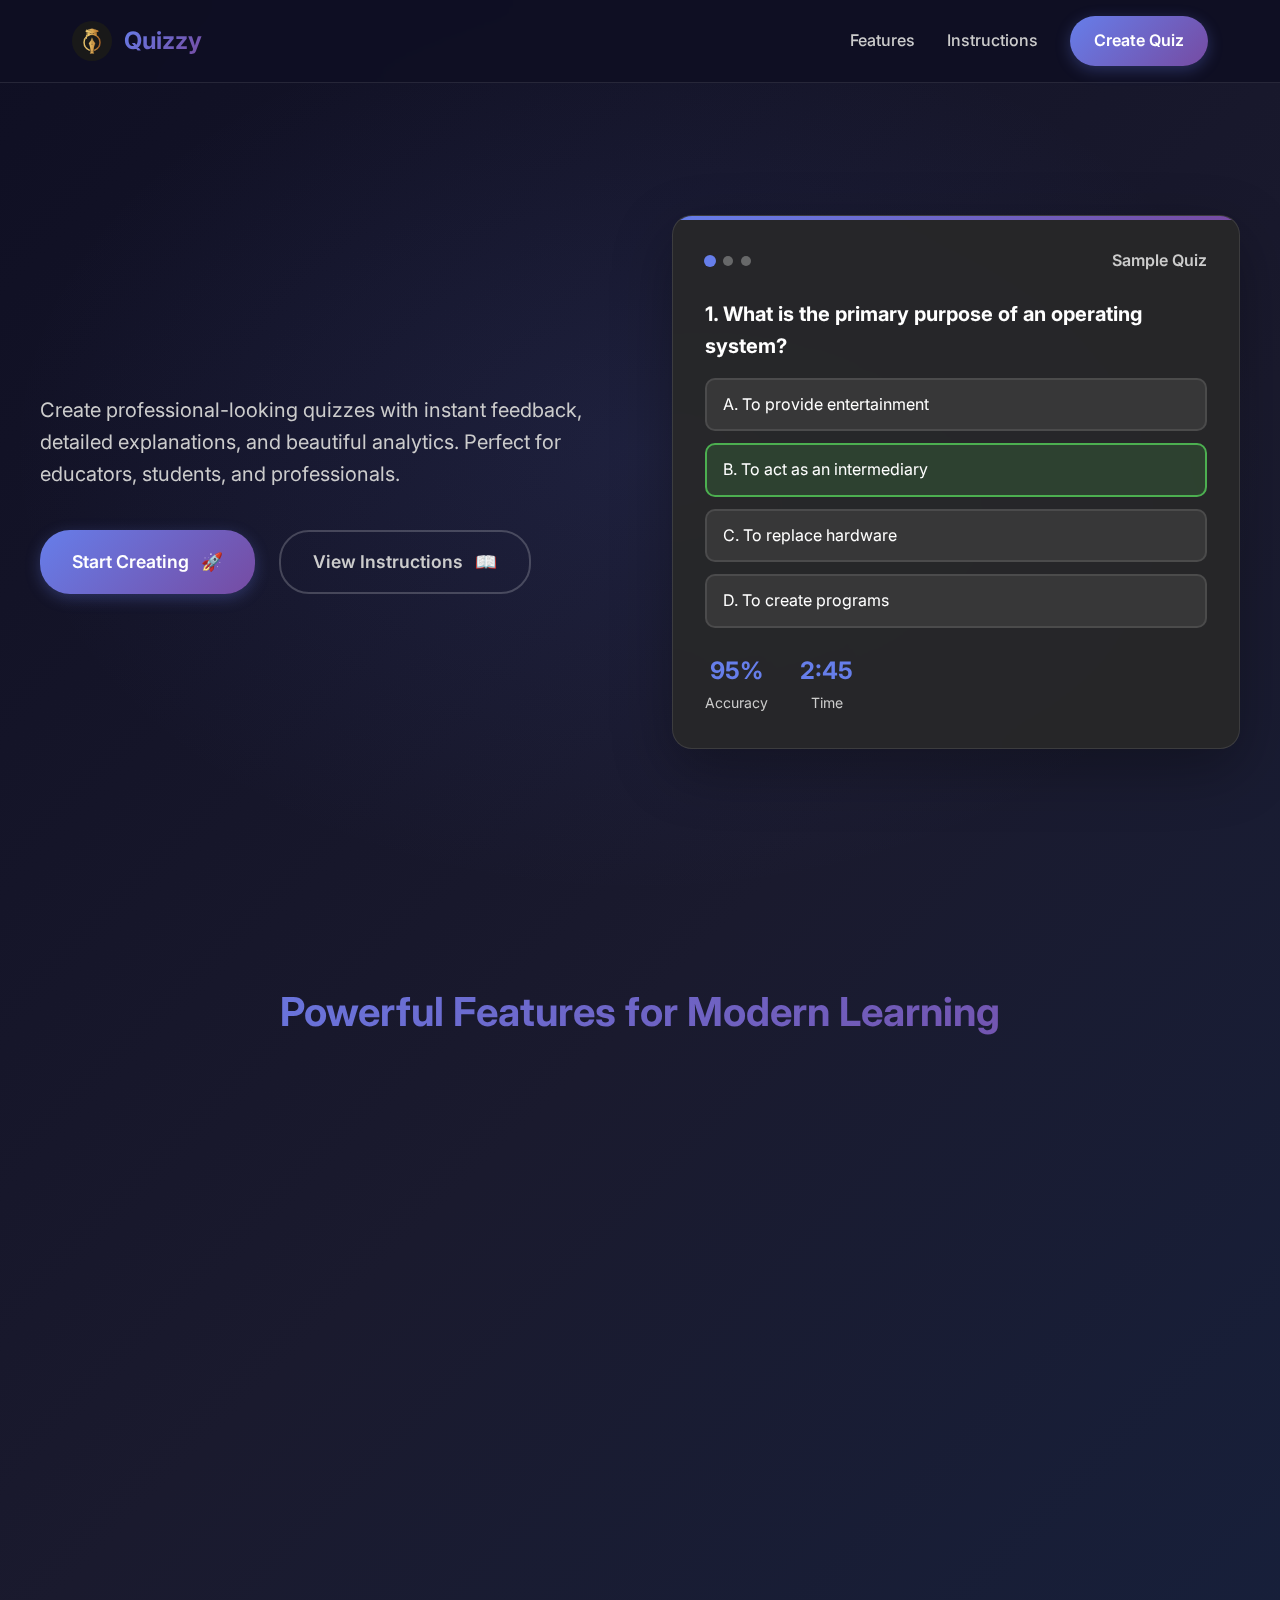
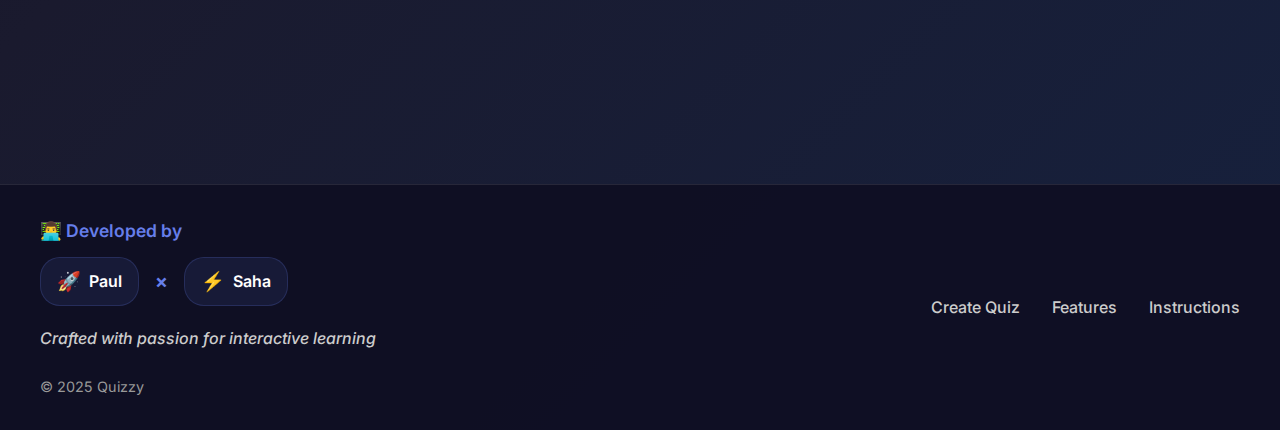
<file: index.html>
<!DOCTYPE html>
<html lang="en">
<head>
    <meta charset="UTF-8">
    <meta name="viewport" content="width=device-width, initial-scale=1.0">
    <title>Quizzy - Interactive Learning Platform</title>
    <link rel="icon" type="image/jpeg" href="logo.jpg">
    <link rel="stylesheet" href="homepage.css">
    <link href="https://fonts.googleapis.com/css2?family=Inter:wght@300;400;500;600;700;800&display=swap" rel="stylesheet">
</head>
<body>
    <div class="homepage-container">
        <!-- Navigation Header -->
        <nav class="navbar">
            <div class="nav-content">
                <div class="logo">
                    <img src="logo.jpg" alt="Quizzy Logo" class="logo-icon">
                    <span class="logo-text">Quizzy</span>
                </div>
                <div class="nav-links">
                    <a href="#features" class="nav-link">Features</a>
                    <a href="instructions.html" class="nav-link">Instructions</a>
                    <a href="quiz.html" class="nav-btn">Create Quiz</a>
                </div>
            </div>
        </nav>

        <!-- Hero Section -->
        <section class="hero">
            <div class="hero-content">
                <div class="hero-text">
                    <h1 class="hero-title">Transform Your Learning with <span class="gradient-text">Interactive Quizzes</span></h1>
                    <p class="hero-subtitle">Create professional-looking quizzes with instant feedback, detailed explanations, and beautiful analytics. Perfect for educators, students, and professionals.</p>
                    <div class="hero-buttons">
                        <a href="quiz.html" class="btn-primary">
                            <span>Start Creating</span>
                            <span class="btn-icon">🚀</span>
                        </a>
                        <a href="instructions.html" class="btn-secondary">
                            <span>View Instructions</span>
                            <span class="btn-icon">📖</span>
                        </a>
                    </div>
                </div>
                <div class="hero-visual">
                    <div class="quiz-preview">
                        <div class="preview-header">
                            <div class="preview-dots">
                                <span class="dot active"></span>
                                <span class="dot"></span>
                                <span class="dot"></span>
                            </div>
                            <span class="preview-title">Sample Quiz</span>
                        </div>
                        <div class="preview-question">
                            <h3>1. What is the primary purpose of an operating system?</h3>
                            <div class="preview-options">
                                <div class="preview-option">A. To provide entertainment</div>
                                <div class="preview-option correct">B. To act as an intermediary</div>
                                <div class="preview-option">C. To replace hardware</div>
                                <div class="preview-option">D. To create programs</div>
                            </div>
                        </div>
                        <div class="preview-stats">
                            <div class="stat">
                                <span class="stat-number">95%</span>
                                <span class="stat-label">Accuracy</span>
                            </div>
                            <div class="stat">
                                <span class="stat-number">2:45</span>
                                <span class="stat-label">Time</span>
                            </div>
                        </div>
                    </div>
                </div>
            </div>
        </section>

        <!-- Features Section -->
        <section id="features" class="features">
            <div class="section-content">
                <h2 class="section-title">Powerful Features for Modern Learning</h2>
                <div class="features-grid">
                    <div class="feature-card">
                        <div class="feature-icon">⚡</div>
                        <h3>Instant Feedback</h3>
                        <p>Get immediate visual feedback with color-coded answers and detailed explanations for better understanding.</p>
                    </div>
                    <div class="feature-card">
                        <div class="feature-icon">📊</div>
                        <h3>Beautiful Analytics</h3>
                        <p>Track your performance with interactive pie charts, accuracy rates, and comprehensive statistics.</p>
                    </div>
                    <div class="feature-card">
                        <div class="feature-icon">🎨</div>
                        <h3>Modern Design</h3>
                        <p>Enjoy a sleek, dark-themed interface with smooth animations and professional styling.</p>
                    </div>
                    <div class="feature-card">
                        <div class="feature-icon">📱</div>
                        <h3>Responsive</h3>
                        <p>Works perfectly on all devices - desktop, tablet, and mobile with optimized layouts.</p>
                    </div>
                    <div class="feature-card">
                        <div class="feature-icon">🔄</div>
                        <h3>Flexible Navigation</h3>
                        <p>Jump between questions easily with navigation dots and progress tracking.</p>
                    </div>
                    <div class="feature-card">
                        <div class="feature-icon">💡</div>
                        <h3>Detailed Explanations</h3>
                        <p>Learn from comprehensive explanations that help you understand the concepts better.</p>
                    </div>
                </div>
            </div>
        </section>


        <!-- Footer -->
        <footer class="footer">
            <div class="footer-content">
                <div class="developer-section">
                    <div class="developer-info">
                        <h3 class="developer-title">👨‍💻 Developed by</h3>
                        <div class="developers">
                            <div class="developer">
                                <span class="developer-icon">🚀</span>
                                <span class="developer-name">Paul</span>
                            </div>
                            <div class="developer-separator">×</div>
                            <div class="developer">
                                <span class="developer-icon">⚡</span>
                                <span class="developer-name">Saha</span>
                            </div>
                        </div>
                        <div class="love-message">
                            <span class="message-text">Crafted with passion for interactive learning</span>
                        </div>
                        <div class="footer-year">© 2025 Quizzy</div>
                    </div>
                </div>
                <div class="footer-links">
                    <a href="quiz.html" class="footer-link">Create Quiz</a>
                    <a href="#features" class="footer-link">Features</a>
                    <a href="instructions.html" class="footer-link">Instructions</a>
                </div>
            </div>
        </footer>
    </div>

    <script src="homepage.js"></script>
</body>
</html>
</file>
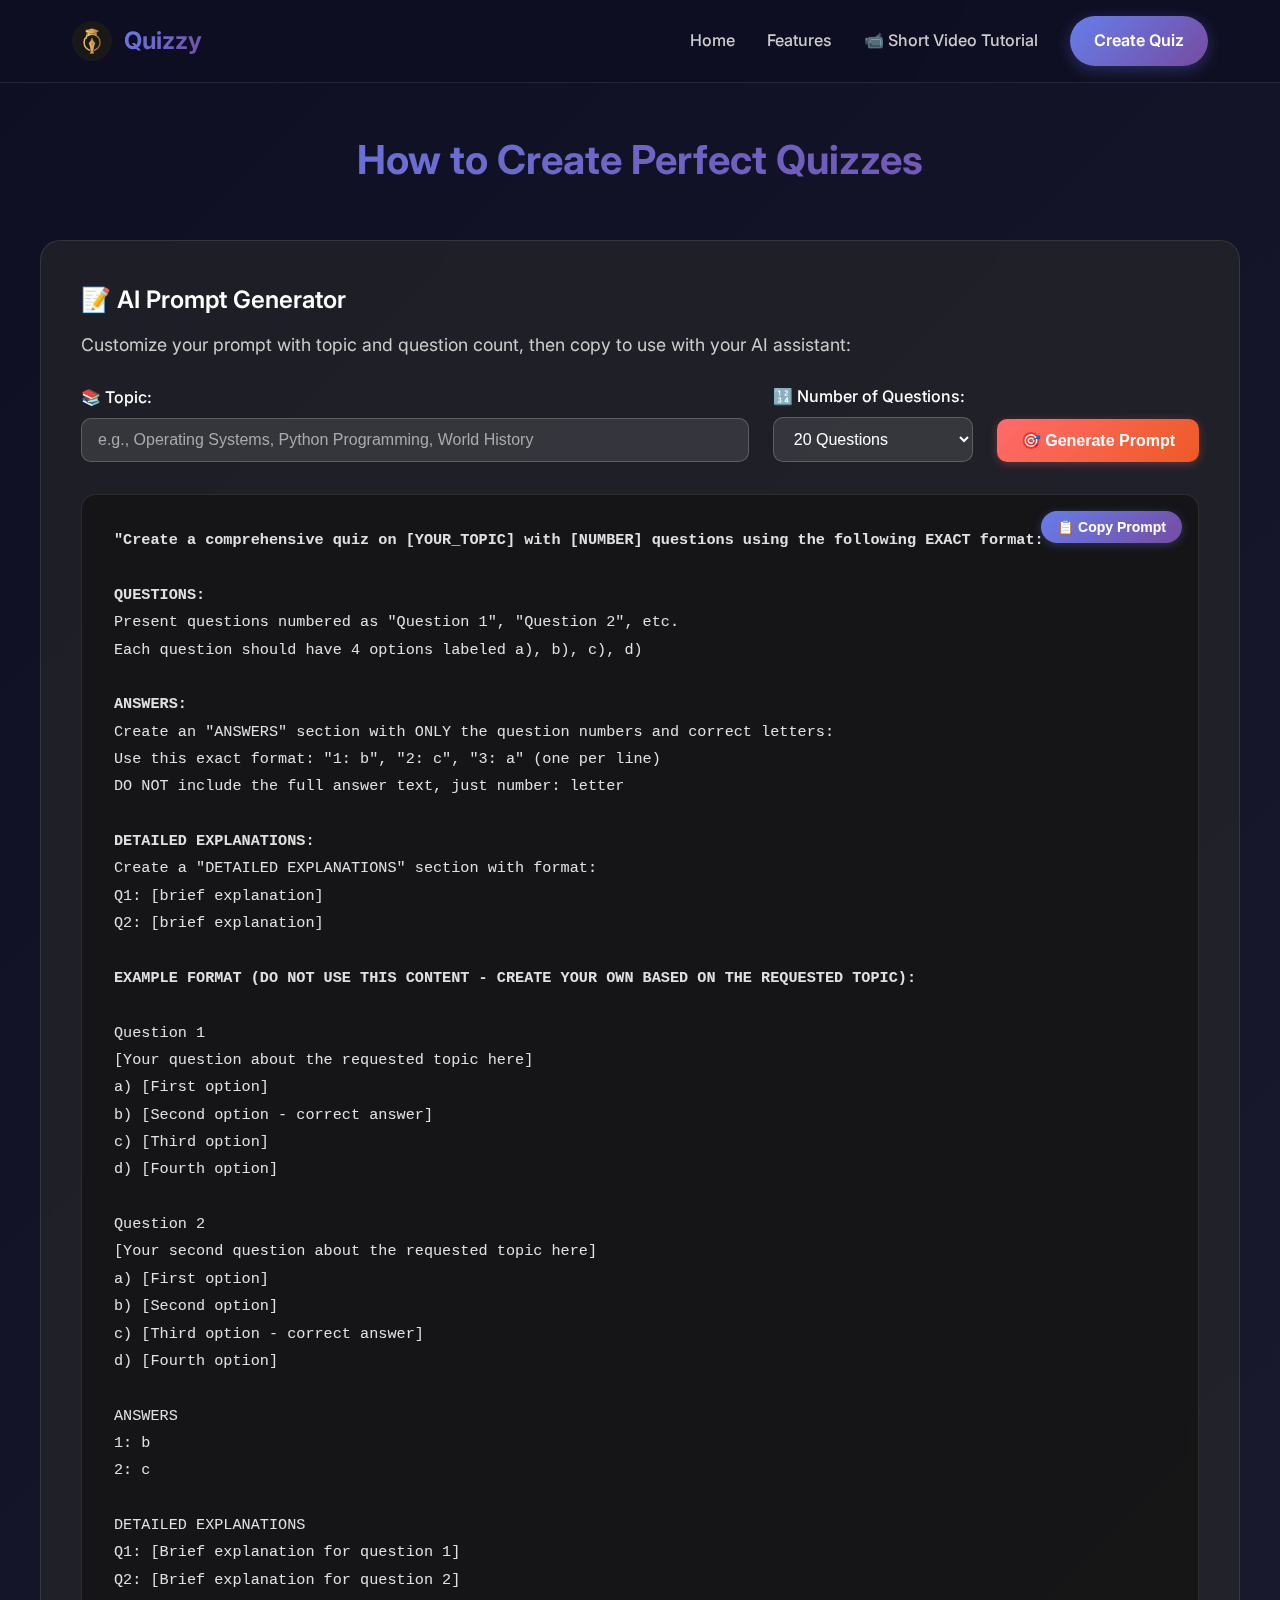
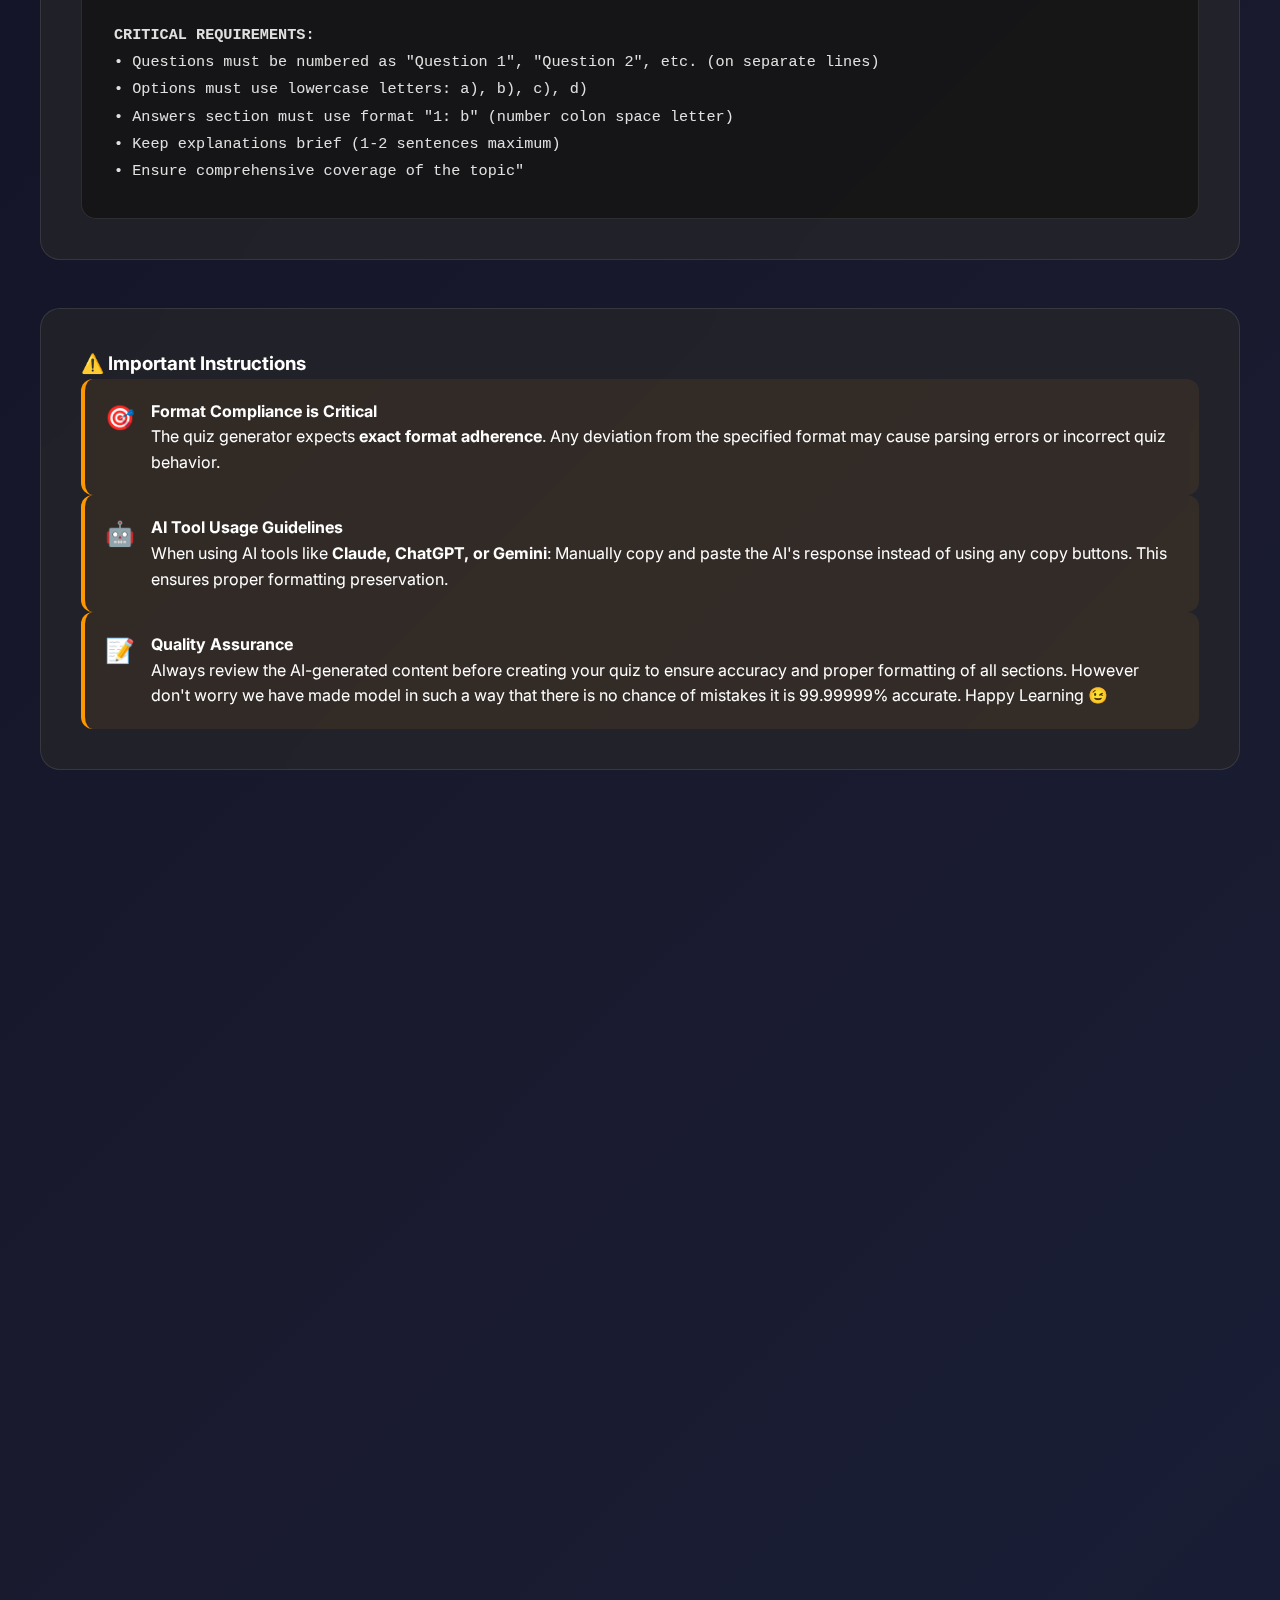
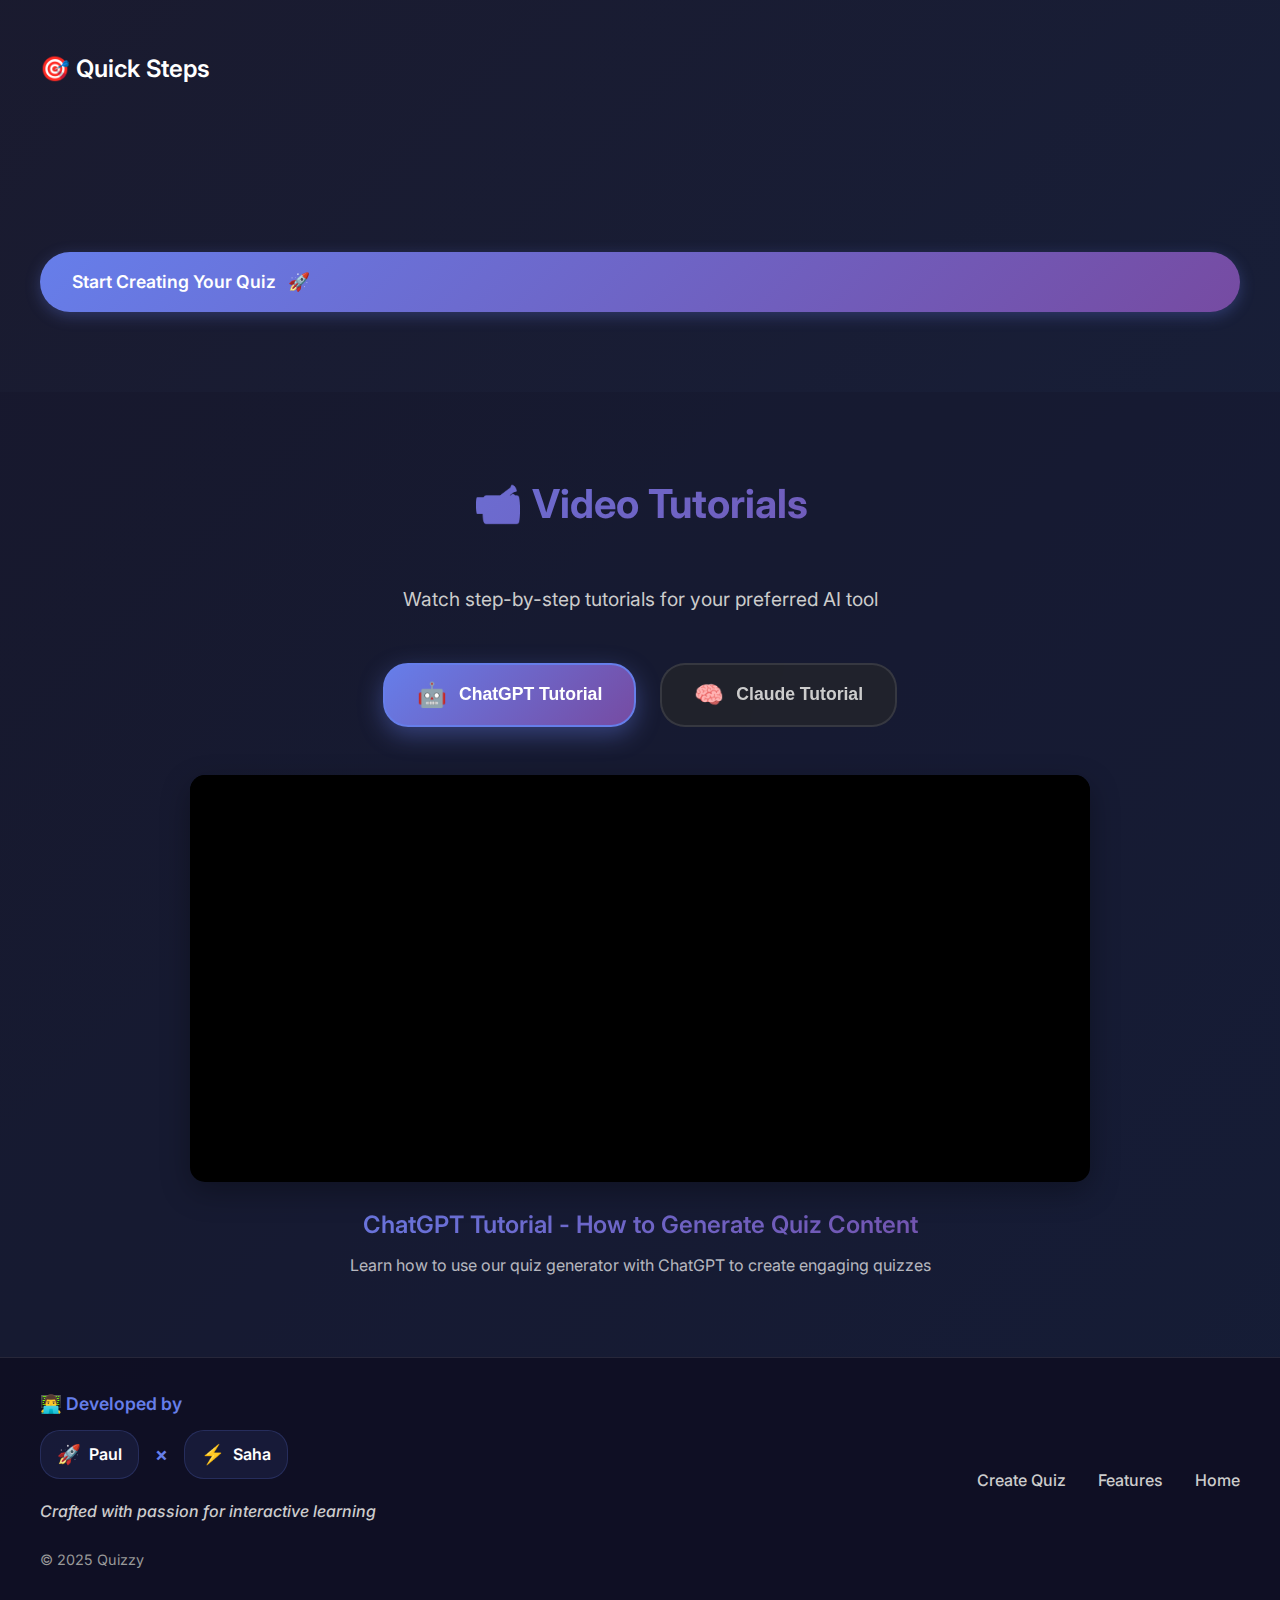
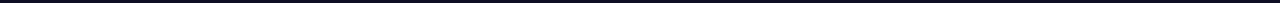
<file: instructions.html>
<!DOCTYPE html>
<html lang="en">
<head>
    <meta charset="UTF-8">
    <meta name="viewport" content="width=device-width, initial-scale=1.0">
    <title>Instructions - Quizzy Interactive Learning Platform</title>
    <link rel="icon" type="image/jpeg" href="logo.jpg">
    <link rel="stylesheet" href="homepage.css">
    <link href="https://fonts.googleapis.com/css2?family=Inter:wght@300;400;500;600;700;800&display=swap" rel="stylesheet">
</head>
<body>
    <div class="homepage-container">
        <!-- Navigation Header -->
        <nav class="navbar">
            <div class="nav-content">
                <div class="logo">
                    <img src="logo.jpg" alt="Quizzy Logo" class="logo-icon">
                    <span class="logo-text">Quizzy</span>
                </div>
                <div class="nav-links">
                    <a href="index.html" class="nav-link">Home</a>
                    <a href="index.html#features" class="nav-link">Features</a>
                    <a href="#video-tutorials" class="nav-link" id="video-tutorial-btn">📹 Short Video Tutorial</a>
                    <a href="quiz.html" class="nav-btn">Create Quiz</a>
                </div>
            </div>
        </nav>

        <!-- Instructions Section -->
        <section id="instructions" class="instructions" style="padding-top: 8rem;">
            <div class="section-content">
                <h2 class="section-title">How to Create Perfect Quizzes</h2>
                <div class="instructions-content">
                    <div class="instruction-prompt">
                        <div class="prompt-header">
                            <h3>📝 AI Prompt Generator</h3>
                            <p>Customize your prompt with topic and question count, then copy to use with your AI assistant:</p>
                        </div>
                        
                        <div class="prompt-generator">
                            <div class="generator-inputs">
                                <div class="input-group">
                                    <label for="topic-input">📚 Topic:</label>
                                    <input type="text" id="topic-input" placeholder="e.g., Operating Systems, Python Programming, World History" class="topic-input">
                                </div>
                                <div class="input-group">
                                    <label for="question-count">🔢 Number of Questions:</label>
                                    <select id="question-count" class="question-select">
                                        <option value="5">5 Questions</option>
                                        <option value="10">10 Questions</option>
                                        <option value="20" selected>20 Questions</option>
                                        <option value="30">30 Questions</option>
                                    </select>
                                </div>
                                <button class="generate-btn" onclick="generatePrompt()">
                                    <span>🎯 Generate Prompt</span>
                                </button>
                            </div>
                        </div>
                        
                        <div class="prompt-box">
                            <div class="prompt-text" id="generated-prompt">
                                <strong>"Create a comprehensive quiz on [YOUR_TOPIC] with [NUMBER] questions using the following EXACT format:</strong><br><br>

                                <strong>QUESTIONS:</strong><br>
                                Present questions numbered as "Question 1", "Question 2", etc.<br>
                                Each question should have 4 options labeled a), b), c), d)<br><br>

                                <strong>ANSWERS:</strong><br>
                                Create an "ANSWERS" section with ONLY the question numbers and correct letters:<br>
                                Use this exact format: "1: b", "2: c", "3: a" (one per line)<br>
                                DO NOT include the full answer text, just number: letter<br><br>

                                <strong>DETAILED EXPLANATIONS:</strong><br>
                                Create a "DETAILED EXPLANATIONS" section with format:<br>
                                Q1: [brief explanation]<br>
                                Q2: [brief explanation]<br><br>

                                <strong>EXAMPLE FORMAT (DO NOT USE THIS CONTENT - CREATE YOUR OWN BASED ON THE REQUESTED TOPIC):</strong><br><br>

                                Question 1<br>
                                [Your question about the requested topic here]<br>
                                a) [First option]<br>
                                b) [Second option - correct answer]<br>
                                c) [Third option]<br>
                                d) [Fourth option]<br><br>

                                Question 2<br>
                                [Your second question about the requested topic here]<br>
                                a) [First option]<br>
                                b) [Second option]<br>
                                c) [Third option - correct answer]<br>
                                d) [Fourth option]<br><br>

                                ANSWERS<br>
                                1: b<br>
                                2: c<br><br>

                                DETAILED EXPLANATIONS<br>
                                Q1: [Brief explanation for question 1]<br>
                                Q2: [Brief explanation for question 2]<br><br>

                                <strong>CRITICAL REQUIREMENTS:</strong><br>
                                • Questions must be numbered as "Question 1", "Question 2", etc. (on separate lines)<br>
                                • Options must use lowercase letters: a), b), c), d)<br>
                                • Answers section must use format "1: b" (number colon space letter)<br>
                                • Keep explanations brief (1-2 sentences maximum)<br>
                                • Ensure comprehensive coverage of the topic"
                            </div>
                            <button class="copy-btn" onclick="copyGeneratedPrompt()">
                                <span>📋 Copy Prompt</span>
                            </button>
                        </div>
                    </div>

                    <div class="important-notice">
                        <h3>⚠️ Important Instructions</h3>
                        <div class="notice-content">
                            <div class="notice-item">
                                <div class="notice-icon">🎯</div>
                                <div class="notice-text">
                                    <h4>Format Compliance is Critical</h4>
                                    <p>The quiz generator expects <strong>exact format adherence</strong>. Any deviation from the specified format may cause parsing errors or incorrect quiz behavior.</p>
                                </div>
                            </div>
                            <div class="notice-item">
                                <div class="notice-icon">🤖</div>
                                <div class="notice-text">
                                    <h4>AI Tool Usage Guidelines</h4>
                                    <p>When using AI tools like <strong>Claude, ChatGPT, or Gemini</strong>: <span class="highlight">Manually copy and paste the AI's response</span> instead of using any copy buttons. This ensures proper formatting preservation.</p>
                                </div>
                            </div>
                            <div class="notice-item">
                                <div class="notice-icon">📝</div>
                                <div class="notice-text">
                                    <h4>Quality Assurance</h4>
                                    <p>Always review the AI-generated content before creating your quiz to ensure accuracy and proper formatting of all sections. However don't worry we have made model in such a way that there is no chance of mistakes it is 99.99999% accurate. Happy Learning 😉</p>
                                </div>
                            </div>
                        </div>
                    </div>

                    <div class="format-example">
                        <h3>📋 Expected Input Format</h3>
                        <div class="format-box">
                            <div class="format-text">
                                <strong>Question 1</strong><br>
                                What is the primary purpose of an operating system?<br>
                                a) To provide entertainment to users<br>
                                b) To act as an intermediary between user and computer hardware<br>
                                c) To replace computer hardware<br>
                                d) To create programming languages<br><br>

                                <strong>Question 2</strong><br>
                                Which of the following is NOT a functionality of an operating system?<br>
                                a) Memory Management<br>
                                b) Processor Management<br>
                                c) Hardware Manufacturing<br>
                                d) Device Management<br><br>

                                <strong>ANSWERS</strong><br>
                                <span style="color: #4caf50; font-weight: bold;">1: b</span><br>
                                <span style="color: #4caf50; font-weight: bold;">2: c</span><br><br>

                                <strong>DETAILED EXPLANATIONS</strong><br>
                                Q1: Operating systems manage hardware resources and provide interface between users and hardware components.<br>
                                Q2: OS manages existing hardware but doesn't manufacture physical components.
                            </div>
                        </div>
                    </div>

                    <div class="steps">
                        <h3>🎯 Quick Steps</h3>
                        <div class="steps-list">
                            <div class="step">
                                <div class="step-number">1</div>
                                <div class="step-content">
                                    <h4>Generate Content</h4>
                                    <p>Use the AI prompt template with your study material or topic</p>
                                </div>
                            </div>
                            <div class="step">
                                <div class="step-number">2</div>
                                <div class="step-content">
                                    <h4>Copy & Paste</h4>
                                    <p>Copy the generated quiz content and paste it into our quiz creator</p>
                                </div>
                            </div>
                            <div class="step">
                                <div class="step-number">3</div>
                                <div class="step-content">
                                    <h4>Start Learning</h4>
                                    <p>Enjoy interactive quizzes with instant feedback and detailed explanations</p>
                                </div>
                            </div>
                        </div>
                    </div>
                </div>
                
                <!-- Call to Action -->
                <div style="text-align: center; margin-top: 3rem;">
                    <a href="quiz.html" class="btn-primary">
                        <span>Start Creating Your Quiz</span>
                        <span class="btn-icon">🚀</span>
                    </a>
                </div>
            </div>
        </section>

        <!-- Video Tutorials Section -->
        <section id="video-tutorials" class="video-tutorials">
            <div class="section-content">
                <h2 class="section-title">📹 Video Tutorials</h2>
                <p class="section-subtitle">Watch step-by-step tutorials for your preferred AI tool</p>
                
                <div class="video-selector">
                    <div class="selector-buttons">
                        <button class="ai-selector-btn active" data-ai="chatgpt">
                            <span class="ai-icon">🤖</span>
                            <span class="ai-name">ChatGPT Tutorial</span>
                        </button>
                        <button class="ai-selector-btn" data-ai="claude">
                            <span class="ai-icon">🧠</span>
                            <span class="ai-name">Claude Tutorial</span>
                        </button>
                    </div>
                </div>
                
                <div class="video-container">
                <div class="video-container">
                    <div id="youtube-player" class="youtube-embed">
                        <!-- YouTube video will be embedded here -->
                        <iframe 
                            id="tutorial-iframe"
                            width="100%" 
                            height="400" 
                            src="" 
                            title="Tutorial Video" 
                            frameborder="0" 
                            allow="accelerometer; autoplay; clipboard-write; encrypted-media; gyroscope; picture-in-picture; web-share" 
                            referrerpolicy="strict-origin-when-cross-origin" 
                            allowfullscreen>
                        </iframe>
                    </div>
                    <div class="video-info">
                        <h4 id="video-title">ChatGPT Tutorial - How to Generate Quiz Content</h4>
                        <p id="video-description">Learn how to use our quiz generator with ChatGPT</p>
                    </div>
                </div>
                </div>
            </div>
        </section>

        <!-- Footer -->
        <footer class="footer">
            <div class="footer-content">
                <div class="developer-section">
                    <div class="developer-info">
                        <h3 class="developer-title">👨‍💻 Developed by</h3>
                        <div class="developers">
                            <div class="developer">
                                <span class="developer-icon">🚀</span>
                                <span class="developer-name">Paul</span>
                            </div>
                            <div class="developer-separator">×</div>
                            <div class="developer">
                                <span class="developer-icon">⚡</span>
                                <span class="developer-name">Saha</span>
                            </div>
                        </div>
                        <div class="love-message">
                            <span class="message-text">Crafted with passion for interactive learning</span>
                        </div>
                        <div class="footer-year">© 2025 Quizzy</div>
                    </div>
                </div>
                <div class="footer-links">
                    <a href="quiz.html" class="footer-link">Create Quiz</a>
                    <a href="index.html#features" class="footer-link">Features</a>
                    <a href="index.html" class="footer-link">Home</a>
                </div>
            </div>
        </footer>
    </div>

    <script src="homepage.js"></script>
</body>
</html>
</file>
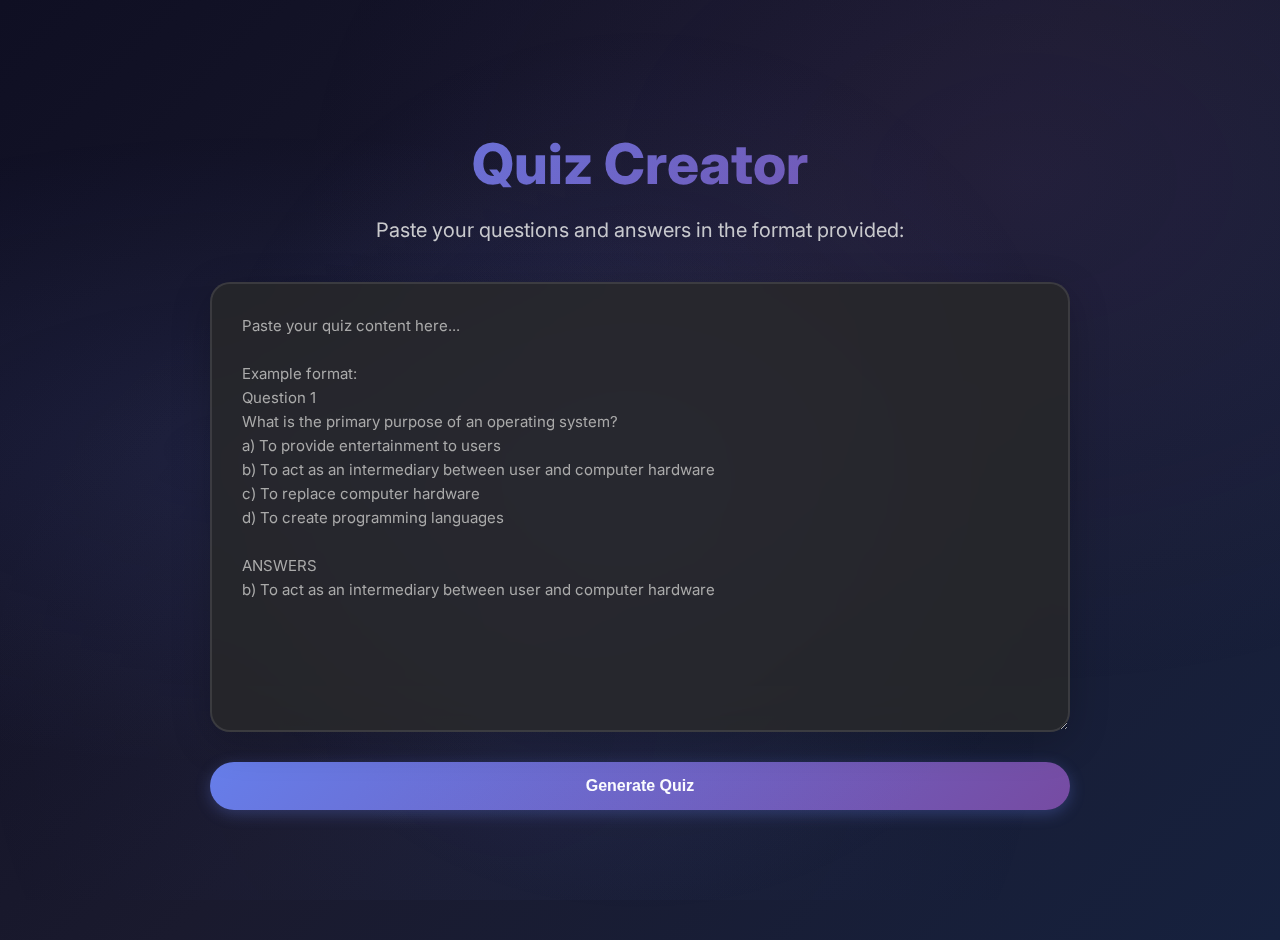
<file: quiz.html>
<!DOCTYPE html>
<html lang="en">
<head>
    <meta charset="UTF-8">
    <meta name="viewport" content="width=device-width, initial-scale=1.0">
    <title>Smart Quiz Creator - Interactive Learning Platform</title>
    <link rel="stylesheet" href="style.css">
    <link href="https://fonts.googleapis.com/css2?family=Inter:wght@300;400;500;600;700;800&display=swap" rel="stylesheet">
</head>
<body>
    <div class="container">
        <!-- Input Section -->
        <div id="input-section" class="input-section">
            <h1>Quiz Creator</h1>
            <p>Paste your questions and answers in the format provided:</p>
            <textarea id="quiz-input" placeholder="Paste your quiz content here...

Example format:
Question 1
What is the primary purpose of an operating system?
a) To provide entertainment to users
b) To act as an intermediary between user and computer hardware
c) To replace computer hardware
d) To create programming languages

ANSWERS
b) To act as an intermediary between user and computer hardware"></textarea>
            <button id="generate-quiz" class="btn-primary">Generate Quiz</button>
        </div>

        <!-- Quiz Section -->
        <div id="quiz-section" class="quiz-section hidden">
            <div class="quiz-container">
                <div class="question-header">
                    <span id="question-number">1.</span>
                    <span id="question-text">What is the primary purpose of an operating system?</span>
                </div>
                
                <div class="options-container">
                    <div class="option" data-option="a">
                        <span class="option-label">A.</span>
                        <span class="option-text">To act as an intermediary between user and computer hardware</span>
                    </div>
                    <div class="option" data-option="b">
                        <span class="option-label">B.</span>
                        <span class="option-text">To replace computer hardware</span>
                    </div>
                    <div class="option" data-option="c">
                        <span class="option-label">C.</span>
                        <span class="option-text">To create programming languages</span>
                    </div>
                    <div class="option" data-option="d">
                        <span class="option-label">D.</span>
                        <span class="option-text">To provide entertainment to users</span>
                    </div>
                </div>

                <div class="quiz-controls">
                    <div class="question-counter">
                        <span id="current-question">1</span> of <span id="total-questions">10</span>
                    </div>
                    <div class="navigation-buttons">
                        <button id="previous-question" class="btn-previous">Previous</button>
                        <button id="next-question" class="btn-next">Next</button>
                    </div>
                </div>

                <div id="feedback-section" class="feedback-section hidden">
                    <div class="feedback-content">
                        <div class="feedback-icon" id="feedback-icon">✓</div>
                        <div class="feedback-text" id="feedback-text">Correct!</div>
                        <div class="correct-answer" id="correct-answer-text"></div>
                    </div>
                </div>

                <div id="explanation-section" class="explanation-section hidden">
                    <div class="explanation-content">
                        <h4 class="explanation-title">💡 Detailed Explanation</h4>
                        <div class="explanation-text" id="explanation-text"></div>
                    </div>
                </div>

                <div class="navigation-dots">
                    <div class="dots-container" id="dots-container">
                        <!-- Dots will be generated dynamically -->
                    </div>
                </div>
            </div>

            <button id="back-to-input" class="btn-secondary">Create New Quiz</button>
        </div>

        <!-- Results Section -->
        <div id="results-section" class="results-section hidden">
            <div class="results-container">
                <!-- Confetti Container -->
                <div id="confetti-container"></div>
                
                <div class="results-header">
                    <h1 id="results-title">Quiz Complete!</h1>
                    <div class="time-display">
                        <span class="time-label">⏱️ Completed in </span>
                        <span class="time-value" id="time-taken">5:30</span>
                    </div>
                </div>

                <div class="results-cards">
                    <div class="results-card score-card">
                        <div class="card-label">Score</div>
                        <div class="card-value" id="card-score-value">9/10</div>
                    </div>
                    
                    <div class="results-card accuracy-card">
                        <div class="card-label">Accuracy</div>
                        <div class="card-value" id="card-accuracy-value">90%</div>
                    </div>
                    
                    <div class="results-card stats-card">
                        <div class="stats-grid">
                            <div class="stat-item">
                                <div class="stat-label">Right</div>
                                <div class="stat-value correct-stat" id="correct-count">9</div>
                            </div>
                            <div class="stat-item">
                                <div class="stat-label">Wrong</div>
                                <div class="stat-value incorrect-stat" id="incorrect-count">1</div>
                            </div>
                            <div class="stat-item">
                                <div class="stat-label">Skipped</div>
                                <div class="stat-value unanswered-stat" id="unanswered-count">0</div>
                            </div>
                        </div>
                    </div>
                </div>

                <div class="results-actions">
                    <button id="retake-quiz" class="btn-primary">Retake Quiz</button>
                    <button id="new-quiz" class="btn-secondary">Create New Quiz</button>
                </div>
            </div>
        </div>
    </div>

    <script src="script.js"></script>
</body>
</html>
</file>
<file: style.css>
* {
    margin: 0;
    padding: 0;
    box-sizing: border-box;
}

body {
    font-family: 'Inter', -apple-system, BlinkMacSystemFont, 'Segoe UI', Roboto, sans-serif;
    background: linear-gradient(135deg, #0f0f23 0%, #1a1a2e 50%, #16213e 100%);
    color: #ffffff;
    min-height: 100vh;
    padding: 20px;
    overflow-x: hidden;
    position: relative;
}

/* Add animated background elements */
body::before {
    content: '';
    position: fixed;
    top: 0;
    left: 0;
    right: 0;
    bottom: 0;
    background: radial-gradient(ellipse at 20% 50%, rgba(102, 126, 234, 0.1) 0%, transparent 50%),
                radial-gradient(ellipse at 80% 20%, rgba(118, 75, 162, 0.1) 0%, transparent 50%),
                radial-gradient(ellipse at 40% 80%, rgba(102, 126, 234, 0.05) 0%, transparent 50%);
    pointer-events: none;
    z-index: -1;
}

.container {
    max-width: 900px;
    margin: 0 auto;
}

/* Input Section Styles */
.input-section {
    text-align: center;
    padding: 60px 20px;
    position: relative;
    min-height: 100vh;
    display: flex;
    flex-direction: column;
    justify-content: center;
    animation: fadeInUp 0.8s ease-out;
}

.input-section::before {
    content: '';
    position: absolute;
    top: 0;
    left: 0;
    right: 0;
    bottom: 0;
    background: radial-gradient(ellipse at center, rgba(102, 126, 234, 0.1) 0%, transparent 70%);
    pointer-events: none;
}

.input-section h1 {
    font-size: 3.5rem;
    margin-bottom: 20px;
    font-weight: 800;
    background: linear-gradient(135deg, #667eea 0%, #764ba2 100%);
    -webkit-background-clip: text;
    -webkit-text-fill-color: transparent;
    background-clip: text;
    animation: slideInFromLeft 1s ease-out;
}

.input-section p {
    font-size: 1.25rem;
    margin-bottom: 40px;
    color: #cccccc;
    animation: slideInFromLeft 1s ease-out 0.2s both;
}

#quiz-input {
    width: 100%;
    min-height: 450px;
    padding: 30px;
    background: rgba(40, 40, 40, 0.8);
    border: 2px solid rgba(255, 255, 255, 0.1);
    border-radius: 20px;
    color: #ffffff;
    font-size: 15px;
    font-family: 'Inter', 'Consolas', 'Monaco', monospace;
    resize: vertical;
    margin-bottom: 30px;
    transition: all 0.3s ease;
    backdrop-filter: blur(20px);
    box-shadow: 0 10px 40px rgba(0, 0, 0, 0.2);
    animation: slideInFromLeft 1s ease-out 0.4s both;
}

#quiz-input:focus {
    outline: none;
    border-color: #667eea;
    box-shadow: 0 0 0 3px rgba(102, 126, 234, 0.2), 0 15px 50px rgba(0, 0, 0, 0.3);
    background: rgba(50, 50, 50, 0.9);
}

#quiz-input::placeholder {
    color: #aaaaaa;
    line-height: 1.6;
}

/* Button Styles */
.btn-primary {
    background: linear-gradient(135deg, #667eea 0%, #764ba2 100%);
    color: white;
    border: none;
    padding: 15px 30px;
    border-radius: 25px;
    font-size: 16px;
    font-weight: 600;
    cursor: pointer;
    transition: all 0.3s ease;
    box-shadow: 0 4px 15px rgba(102, 126, 234, 0.3);
}

.btn-primary:hover {
    transform: translateY(-2px);
    box-shadow: 0 6px 20px rgba(102, 126, 234, 0.4);
}

.btn-secondary {
    background: transparent;
    color: #cccccc;
    border: 2px solid #666666;
    padding: 12px 24px;
    border-radius: 20px;
    font-size: 14px;
    cursor: pointer;
    transition: all 0.3s ease;
    margin-top: 20px;
}

.btn-secondary:hover {
    border-color: #888888;
    color: #ffffff;
}

/* Quiz Section Styles */
.quiz-section {
    padding: 40px 20px;
    min-height: 100vh;
    display: flex;
    flex-direction: column;
    justify-content: center;
    position: relative;
}

.quiz-section::before {
    content: '';
    position: absolute;
    top: 0;
    left: 0;
    right: 0;
    bottom: 0;
    background: radial-gradient(ellipse at center, rgba(102, 126, 234, 0.1) 0%, transparent 70%);
    pointer-events: none;
}

.quiz-container {
    background: rgba(40, 40, 40, 0.8);
    border-radius: 25px;
    padding: 50px;
    box-shadow: 0 20px 60px rgba(0, 0, 0, 0.4);
    backdrop-filter: blur(30px);
    border: 1px solid rgba(255, 255, 255, 0.1);
    position: relative;
    overflow: hidden;
    animation: slideInFromBottom 0.8s ease-out;
    max-width: 1000px;
    margin: 0 auto;
}

.quiz-container::before {
    content: '';
    position: absolute;
    top: 0;
    left: 0;
    right: 0;
    height: 4px;
    background: linear-gradient(135deg, #667eea 0%, #764ba2 100%);
}

.question-header {
    margin-bottom: 40px;
}

#question-number {
    font-size: 2rem;
    font-weight: 700;
    color: #ffffff;
    margin-right: 15px;
}

#question-text {
    font-size: 1.5rem;
    font-weight: 500;
    line-height: 1.4;
    color: #ffffff;
}

/* Options Styles */
.options-container {
    margin-bottom: 40px;
}

.option {
    background: rgba(60, 60, 60, 0.6);
    border: 2px solid rgba(255, 255, 255, 0.1);
    border-radius: 20px;
    padding: 25px;
    margin-bottom: 20px;
    cursor: pointer;
    transition: all 0.4s cubic-bezier(0.4, 0, 0.2, 1);
    display: flex;
    align-items: center;
    position: relative;
    overflow: hidden;
    backdrop-filter: blur(20px);
    box-shadow: 0 4px 20px rgba(0, 0, 0, 0.1);
}

.option::before {
    content: '';
    position: absolute;
    top: 0;
    left: -100%;
    width: 100%;
    height: 100%;
    background: linear-gradient(90deg, transparent, rgba(255, 255, 255, 0.1), transparent);
    transition: left 0.5s ease;
}

.option:hover {
    background: rgba(80, 80, 80, 0.8);
    border-color: rgba(102, 126, 234, 0.6);
    transform: translateY(-3px) scale(1.02);
    box-shadow: 0 10px 30px rgba(102, 126, 234, 0.2);
}

.option:hover::before {
    left: 100%;
}

.option.selected {
    background: rgba(102, 126, 234, 0.2);
    border-color: #667eea;
    box-shadow: 0 0 30px rgba(102, 126, 234, 0.3);
    transform: translateY(-2px);
}

.option.correct {
    background: rgba(76, 175, 80, 0.2);
    border-color: #4caf50;
    animation: correctPulse 0.6s ease-out;
    box-shadow: 0 0 30px rgba(76, 175, 80, 0.3);
}

.option.incorrect {
    background: rgba(244, 67, 54, 0.2);
    border-color: #f44336;
    animation: incorrectShake 0.6s ease-out;
    box-shadow: 0 0 30px rgba(244, 67, 54, 0.3);
}

.option-label {
    font-size: 1.2rem;
    font-weight: 700;
    margin-right: 20px;
    min-width: 30px;
    color: #ffffff;
}

.option-text {
    font-size: 1.1rem;
    line-height: 1.3;
    color: #ffffff;
}

/* Quiz Controls */
.quiz-controls {
    display: flex;
    justify-content: space-between;
    align-items: center;
    margin-bottom: 30px;
}

.question-counter {
    background: rgba(255, 255, 255, 0.1);
    color: #ffffff;
    padding: 12px 20px;
    border-radius: 20px;
    font-size: 14px;
    font-weight: 600;
    border: 1px solid rgba(255, 255, 255, 0.2);
}

.navigation-buttons {
    display: flex;
    gap: 15px;
    align-items: center;
}

.btn-next,
.btn-previous {
    background: #7c93f5;
    color: white;
    border: none;
    padding: 15px 30px;
    border-radius: 25px;
    font-size: 16px;
    font-weight: 600;
    cursor: pointer;
    transition: all 0.3s ease;
    box-shadow: 0 4px 15px rgba(124, 147, 245, 0.3);
}

.btn-next:hover,
.btn-previous:hover {
    background: #6a7ff2;
    transform: translateY(-2px);
    box-shadow: 0 6px 20px rgba(124, 147, 245, 0.4);
}

.btn-previous {
    background: #6c757d;
    box-shadow: 0 4px 15px rgba(108, 117, 125, 0.3);
}

.btn-previous:hover {
    background: #5a6268;
    box-shadow: 0 6px 20px rgba(108, 117, 125, 0.4);
}

/* Feedback Section */
.feedback-section {
    margin-bottom: 30px;
    text-align: center;
}

.feedback-content {
    background: rgba(255, 255, 255, 0.05);
    border-radius: 15px;
    padding: 20px;
    border: 1px solid rgba(255, 255, 255, 0.1);
    backdrop-filter: blur(10px);
}

.feedback-icon {
    font-size: 3rem;
    margin-bottom: 10px;
    font-weight: bold;
}

.feedback-text {
    font-size: 1.5rem;
    font-weight: 600;
    margin-bottom: 10px;
}

.correct-answer {
    font-size: 1rem;
    color: #cccccc;
    font-style: italic;
}

.feedback-content.correct {
    border-color: rgba(76, 175, 80, 0.5);
    background: rgba(76, 175, 80, 0.1);
}

.feedback-content.correct .feedback-icon {
    color: #4caf50;
}

.feedback-content.correct .feedback-text {
    color: #4caf50;
}

.feedback-content.incorrect {
    border-color: rgba(244, 67, 54, 0.5);
    background: rgba(244, 67, 54, 0.1);
}

.feedback-content.incorrect .feedback-icon {
    color: #f44336;
}

.feedback-content.incorrect .feedback-text {
    color: #f44336;
}

/* Explanation Section */
.explanation-section {
    margin-bottom: 30px;
    text-align: left;
}

.explanation-content {
    background: linear-gradient(135deg, rgba(102, 126, 234, 0.1) 0%, rgba(118, 75, 162, 0.1) 100%);
    border: 1px solid rgba(102, 126, 234, 0.3);
    border-radius: 15px;
    padding: 25px;
    backdrop-filter: blur(10px);
    position: relative;
    overflow: hidden;
}

.explanation-content::before {
    content: '';
    position: absolute;
    top: 0;
    left: 0;
    right: 0;
    height: 4px;
    background: linear-gradient(135deg, #667eea 0%, #764ba2 100%);
}

.explanation-title {
    font-size: 1.3rem;
    font-weight: 700;
    color: #667eea;
    margin-bottom: 15px;
    display: flex;
    align-items: center;
    gap: 10px;
}

.explanation-text {
    font-size: 1.1rem;
    line-height: 1.6;
    color: #e0e0e0;
    font-weight: 400;
}

.explanation-text strong {
    color: #ffffff;
    font-weight: 600;
}

/* Animation for explanation */
@keyframes slideDown {
    from {
        opacity: 0;
        transform: translateY(-20px);
        max-height: 0;
    }
    to {
        opacity: 1;
        transform: translateY(0);
        max-height: 200px;
    }
}

.explanation-section:not(.hidden) {
    animation: slideDown 0.5s ease-out;
}

/* Navigation Dots */
.navigation-dots {
    text-align: center;
}

.dots-container {
    display: flex;
    justify-content: center;
    gap: 8px;
    flex-wrap: wrap;
    max-height: 200px;
    overflow-y: auto;
    padding: 10px;
}

.dot {
    min-width: 32px;
    height: 32px;
    border-radius: 50%;
    background: rgba(255, 255, 255, 0.3);
    cursor: pointer;
    transition: all 0.3s ease;
    display: flex;
    align-items: center;
    justify-content: center;
    font-size: 12px;
    font-weight: 600;
    color: #ffffff;
    border: 2px solid transparent;
    position: relative;
}

.dot.active {
    background: #667eea;
    transform: scale(1.2);
    border-color: rgba(102, 126, 234, 0.6);
    box-shadow: 0 0 20px rgba(102, 126, 234, 0.4);
    color: #ffffff;
    font-weight: 700;
}

.dot.completed {
    background: #4caf50;
    color: #ffffff;
    border-color: rgba(76, 175, 80, 0.6);
}

.dot.correct {
    background: #4caf50;
    color: #ffffff;
    border-color: rgba(76, 175, 80, 0.6);
    box-shadow: 0 0 15px rgba(76, 175, 80, 0.4);
}

.dot.incorrect {
    background: #f44336;
    color: #ffffff;
    border-color: rgba(244, 67, 54, 0.6);
    box-shadow: 0 0 15px rgba(244, 67, 54, 0.4);
}

/* Results Section Styles */
.results-section {
    padding: 60px 20px;
    min-height: 100vh;
    display: flex;
    align-items: center;
    justify-content: center;
    position: relative;
}

.results-section::before {
    content: '';
    position: absolute;
    top: 0;
    left: 0;
    right: 0;
    bottom: 0;
    background: radial-gradient(ellipse at center, rgba(102, 126, 234, 0.1) 0%, transparent 70%);
    pointer-events: none;
}

.results-container {
    background: linear-gradient(145deg, rgba(40, 40, 60, 0.9), rgba(30, 30, 50, 0.8));
    border-radius: 30px;
    padding: 60px;
    box-shadow: 
        0 25px 80px rgba(0, 0, 0, 0.5),
        0 0 50px rgba(102, 126, 234, 0.2),
        inset 0 1px 0 rgba(255, 255, 255, 0.1);
    backdrop-filter: blur(40px);
    border: 1px solid rgba(102, 126, 234, 0.3);
    max-width: 1200px;
    margin: 0 auto;
    position: relative;
    overflow: hidden;
    animation: slideInFromBottom 0.8s ease-out;
}

.results-container::before {
    content: '';
    position: absolute;
    top: 0;
    left: 0;
    right: 0;
    height: 4px;
    background: linear-gradient(135deg, #667eea 0%, #764ba2 100%);
}

.results-header {
    margin-bottom: 50px;
    animation: fadeInUp 0.8s ease-out;
}

.results-header h1 {
    font-size: 3rem;
    margin-bottom: 20px;
    font-weight: 800;
    background: linear-gradient(135deg, #667eea 0%, #764ba2 100%);
    -webkit-background-clip: text;
    -webkit-text-fill-color: transparent;
    background-clip: text;
    animation: slideInFromLeft 1s ease-out;
}

.time-display {
    text-align: center;
    margin-bottom: 20px;
    font-size: 1.3rem;
    color: #e0e0e0;
    animation: fadeInUp 0.8s ease-out 0.3s both;
}

.time-label {
    color: #cccccc;
    font-weight: 500;
}

.time-value {
    font-weight: 700;
    background: linear-gradient(135deg, #667eea 0%, #764ba2 100%);
    -webkit-background-clip: text;
    -webkit-text-fill-color: transparent;
    background-clip: text;
    margin-left: 5px;
}

.score-display {
    margin-bottom: 30px;
}

.score-circle {
    width: 150px;
    height: 150px;
    border-radius: 50%;
    background: linear-gradient(135deg, #667eea 0%, #764ba2 100%);
    display: flex;
    flex-direction: column;
    align-items: center;
    justify-content: center;
    margin: 0 auto;
    box-shadow: 0 20px 50px rgba(102, 126, 234, 0.4);
    animation: scoreAnimation 1.2s cubic-bezier(0.4, 0, 0.2, 1);
    position: relative;
}

.score-circle::before {
    content: '';
    position: absolute;
    top: -10px;
    left: -10px;
    right: -10px;
    bottom: -10px;
    border-radius: 50%;
    background: linear-gradient(135deg, #667eea 0%, #764ba2 100%);
    opacity: 0.3;
    animation: pulse 2s infinite;
    z-index: -1;
}

.score-circle #score-percentage {
    font-size: 2.5rem;
    font-weight: 800;
    color: white;
    line-height: 1;
}

.score-label {
    font-size: 1rem;
    color: rgba(255, 255, 255, 0.9);
    margin-top: 8px;
    font-weight: 500;
}

/* New Results Cards Layout */
.results-cards {
    display: grid;
    grid-template-columns: repeat(3, 1fr);
    gap: 2rem;
    margin-bottom: 3rem;
}

.results-card {
    background: rgba(40, 40, 40, 0.8);
    border-radius: 25px;
    padding: 2.5rem;
    border: 1px solid rgba(255, 255, 255, 0.1);
    backdrop-filter: blur(30px);
    transition: all 0.4s cubic-bezier(0.4, 0, 0.2, 1);
    text-align: center;
    position: relative;
    overflow: hidden;
    animation: slideInFromBottom 0.6s ease-out;
}

.results-card::before {
    content: '';
    position: absolute;
    top: 0;
    left: -100%;
    width: 100%;
    height: 100%;
    background: linear-gradient(90deg, transparent, rgba(102, 126, 234, 0.1), transparent);
    transition: left 0.5s ease;
}

.results-card:hover {
    transform: translateY(-8px) scale(1.02);
    border-color: rgba(102, 126, 234, 0.3);
    box-shadow: 0 20px 50px rgba(102, 126, 234, 0.2);
}

.results-card:hover::before {
    left: 100%;
}

.card-label {
    font-size: 1.1rem;
    color: #cccccc;
    font-weight: 500;
    margin-bottom: 1rem;
    text-transform: uppercase;
    letter-spacing: 1px;
}

.card-value {
    font-size: 3.5rem;
    font-weight: 800;
    background: linear-gradient(135deg, #667eea 0%, #764ba2 100%);
    -webkit-background-clip: text;
    -webkit-text-fill-color: transparent;
    background-clip: text;
    line-height: 1;
}

/* Stats Grid inside the third card */
.stats-grid {
    display: grid;
    grid-template-columns: 1fr 1fr 1fr;
    gap: 1.2rem;
}

.stats-card .stat-item {
    background: rgba(60, 60, 80, 0.4);
    border-radius: 15px;
    padding: 1.8rem 0.8rem;
    border: 1px solid rgba(255, 255, 255, 0.1);
    backdrop-filter: blur(20px);
    transition: all 0.3s ease;
    text-align: center;
    position: relative;
    overflow: visible;
    min-width: 85px;
    min-height: 100px;
}

.stats-card .stat-item:hover {
    background: rgba(80, 80, 100, 0.6);
    transform: translateY(-3px);
    border-color: rgba(102, 126, 234, 0.3);
}

.stat-label {
    font-size: 0.75rem;
    color: #aaaaaa;
    font-weight: 500;
    margin-bottom: 0.5rem;
    text-transform: uppercase;
    letter-spacing: 0.3px;
    white-space: nowrap;
    overflow: hidden;
    text-overflow: ellipsis;
}

.stat-value {
    font-size: 2rem;
    font-weight: 800;
    line-height: 1;
}

.correct-stat {
    color: #4caf50;
}

.incorrect-stat {
    color: #f44336;
}

.unanswered-stat {
    color: #9e9e9e;
}

.time-stat {
    background: linear-gradient(135deg, #667eea 0%, #764ba2 100%);
    -webkit-background-clip: text;
    -webkit-text-fill-color: transparent;
    background-clip: text;
}

/* Confetti Styles */
#confetti-container {
    position: fixed;
    top: 0;
    left: 0;
    width: 100vw;
    height: 100vh;
    pointer-events: none;
    z-index: 9999;
    overflow: hidden;
}

.confetti {
    position: absolute;
    width: 10px;
    height: 10px;
    background: #667eea;
    animation: confetti-fall linear infinite;
}

.confetti:nth-child(odd) {
    background: #4caf50;
    border-radius: 50%;
}

.confetti:nth-child(even) {
    background: #ff6b6b;
}

.confetti:nth-child(3n) {
    background: #feca57;
    border-radius: 50%;
}

.confetti:nth-child(4n) {
    background: #48dbfb;
}

.confetti:nth-child(5n) {
    background: #ff9ff3;
    border-radius: 50%;
}

@keyframes confetti-fall {
    from {
        transform: translateY(-100vh) rotate(0deg);
        opacity: 1;
    }
    to {
        transform: translateY(100vh) rotate(720deg);
        opacity: 0;
    }
}

/* Perfect Score Animation */
.perfect-score {
    animation: perfectScoreGlow 2s ease-in-out infinite alternate;
    border-color: rgba(76, 175, 80, 0.5) !important;
}

@keyframes perfectScoreGlow {
    from {
        box-shadow: 0 20px 50px rgba(102, 126, 234, 0.2), 0 0 20px rgba(76, 175, 80, 0.3);
        border-color: rgba(76, 175, 80, 0.5);
    }
    to {
        box-shadow: 0 20px 50px rgba(102, 126, 234, 0.2), 0 0 40px rgba(76, 175, 80, 0.6);
        border-color: rgba(76, 175, 80, 0.8);
    }
}

.results-actions {
    display: flex;
    gap: 20px;
    justify-content: center;
    flex-wrap: wrap;
}

.results-actions .btn-primary,
.results-actions .btn-secondary {
    margin-top: 0;
    min-width: 180px;
}

/* Enhanced Animations */
@keyframes scoreAnimation {
    from {
        transform: scale(0);
        opacity: 0;
    }
    to {
        transform: scale(1);
        opacity: 1;
    }
}

@keyframes slideInFromBottom {
    from {
        transform: translateY(50px);
        opacity: 0;
    }
    to {
        transform: translateY(0);
        opacity: 1;
    }
}

.results-container {
    animation: slideInFromBottom 0.6s ease-out;
}

.stat-item {
    animation: slideInFromBottom 0.6s ease-out;
}

.stat-item:nth-child(1) { animation-delay: 0.1s; }
.stat-item:nth-child(2) { animation-delay: 0.2s; }
.stat-item:nth-child(3) { animation-delay: 0.3s; }

/* Utility Classes */
.hidden {
    display: none;
}

/* Responsive Design */
@media (max-width: 768px) {
    .container {
        padding: 10px;
    }
    
    .quiz-container {
        padding: 20px;
    }
    
    #question-number {
        font-size: 1.5rem;
    }
    
    #question-text {
        font-size: 1.2rem;
    }
    
    .option {
        padding: 15px;
    }
    
    .option-label {
        font-size: 1rem;
        margin-right: 15px;
        min-width: 25px;
    }
    
    .option-text {
        font-size: 1rem;
    }
    
    .quiz-controls {
        flex-direction: column;
        gap: 15px;
    }
    
    .btn-hint, .btn-next {
        width: 100%;
        justify-content: center;
    }
    
    .results-cards {
        grid-template-columns: 1fr;
        gap: 1.5rem;
    }
    
    .results-card {
        padding: 2rem;
    }
    
    .card-value {
        font-size: 2.5rem;
    }
    
    .stats-grid {
        grid-template-columns: 1fr;
        gap: 1rem;
    }
    
    .stat-value {
        font-size: 1.5rem;
    }
    
    .results-container {
        padding: 20px;
    }
    
    .results-header h1 {
        font-size: 2rem;
    }
    
    .score-circle {
        width: 100px;
        height: 100px;
    }
    
    .score-circle #score-percentage {
        font-size: 1.5rem;
    }
    
    #results-chart {
        max-width: 250px;
        height: 250px !important;
    }
    
    .chart-legend {
        align-items: center;
    }
    
    .stat-number {
        font-size: 2rem;
    }
    
    .results-actions {
        flex-direction: column;
        align-items: center;
    }
    
    .results-actions .btn-primary,
    .results-actions .btn-secondary {
        width: 100%;
        max-width: 300px;
    }
    
    /* Mobile responsive navigation dots */
    .dot {
        min-width: 28px;
        height: 28px;
        font-size: 11px;
    }
    
    .dots-container {
        gap: 6px;
        max-height: 150px;
    }
}

/* All Animation Keyframes */
@keyframes fadeIn {
    from {
        opacity: 0;
        transform: translateY(20px);
    }
    to {
        opacity: 1;
        transform: translateY(0);
    }
}

@keyframes fadeInUp {
    from {
        opacity: 0;
        transform: translateY(30px);
    }
    to {
        opacity: 1;
        transform: translateY(0);
    }
}

@keyframes slideInFromLeft {
    from {
        opacity: 0;
        transform: translateX(-50px);
    }
    to {
        opacity: 1;
        transform: translateX(0);
    }
}

@keyframes slideInFromRight {
    from {
        opacity: 0;
        transform: translateX(50px);
    }
    to {
        opacity: 1;
        transform: translateX(0);
    }
}

@keyframes correctPulse {
    0% { transform: scale(1); }
    50% { transform: scale(1.05); box-shadow: 0 0 40px rgba(76, 175, 80, 0.6); }
    100% { transform: scale(1); }
}

@keyframes incorrectShake {
    0%, 100% { transform: translateX(0); }
    25% { transform: translateX(-5px); }
    75% { transform: translateX(5px); }
}

@keyframes pulse {
    0%, 100% { transform: scale(1); }
    50% { transform: scale(1.1); }
}

.quiz-container {
    animation: fadeIn 0.5s ease-out;
}

.option {
    animation: fadeIn 0.5s ease-out;
}

.option:nth-child(1) { animation-delay: 0.1s; }
.option:nth-child(2) { animation-delay: 0.2s; }
.option:nth-child(3) { animation-delay: 0.3s; }
.option:nth-child(4) { animation-delay: 0.4s; }
</file>
<file: homepage.css>
/* Reset and Base Styles */
* {
    margin: 0;
    padding: 0;
    box-sizing: border-box;
}

html {
    scroll-behavior: smooth;
}

body {
    font-family: 'Inter', -apple-system, BlinkMacSystemFont, 'Segoe UI', Roboto, sans-serif;
    background: linear-gradient(135deg, #0f0f23 0%, #1a1a2e 50%, #16213e 100%);
    color: #ffffff;
    line-height: 1.6;
    overflow-x: hidden;
}

.homepage-container {
    min-height: 100vh;
    position: relative;
}

/* Navigation */
.navbar {
    position: fixed;
    top: 0;
    left: 0;
    right: 0;
    z-index: 1000;
    background: rgba(15, 15, 35, 0.95);
    backdrop-filter: blur(20px);
    border-bottom: 1px solid rgba(255, 255, 255, 0.1);
    padding: 1rem 0;
    transition: all 0.3s ease;
}

.nav-content {
    max-width: 1200px;
    margin: 0 auto;
    display: flex;
    justify-content: space-between;
    align-items: center;
    padding: 0 2rem;
}

.logo {
    display: flex;
    align-items: center;
    gap: 0.75rem;
    font-weight: 700;
    font-size: 1.5rem;
}

.logo-icon {
    width: 2.5rem;
    height: 2.5rem;
    border-radius: 50%;
    object-fit: cover;
    animation: pulse 2s infinite;
}

.logo-text {
    background: linear-gradient(135deg, #667eea 0%, #764ba2 100%);
    -webkit-background-clip: text;
    -webkit-text-fill-color: transparent;
    background-clip: text;
}

.nav-links {
    display: flex;
    align-items: center;
    gap: 2rem;
}

.nav-link {
    color: #cccccc;
    text-decoration: none;
    font-weight: 500;
    transition: all 0.3s ease;
    position: relative;
}

.nav-link:hover {
    color: #667eea;
}

.nav-link::after {
    content: '';
    position: absolute;
    bottom: -5px;
    left: 0;
    width: 0;
    height: 2px;
    background: linear-gradient(135deg, #667eea 0%, #764ba2 100%);
    transition: width 0.3s ease;
}

.nav-link:hover::after {
    width: 100%;
}

.nav-btn {
    background: linear-gradient(135deg, #667eea 0%, #764ba2 100%);
    color: white;
    padding: 0.75rem 1.5rem;
    border-radius: 25px;
    text-decoration: none;
    font-weight: 600;
    transition: all 0.3s ease;
    box-shadow: 0 4px 15px rgba(102, 126, 234, 0.3);
}

.nav-btn:hover {
    transform: translateY(-2px);
    box-shadow: 0 6px 20px rgba(102, 126, 234, 0.4);
}

/* Hero Section */
.hero {
    padding: 8rem 2rem 4rem;
    min-height: 100vh;
    display: flex;
    align-items: center;
    position: relative;
    overflow: hidden;
}

.hero::before {
    content: '';
    position: absolute;
    top: 0;
    left: 0;
    right: 0;
    bottom: 0;
    background: radial-gradient(ellipse at center, rgba(102, 126, 234, 0.1) 0%, transparent 70%);
    pointer-events: none;
}

.hero-content {
    max-width: 1200px;
    margin: 0 auto;
    display: grid;
    grid-template-columns: 1fr 1fr;
    gap: 4rem;
    align-items: center;
}

.hero-text {
    z-index: 2;
    position: relative;
}

.hero-title {
    font-size: 3.5rem;
    font-weight: 800;
    line-height: 1.2;
    margin-bottom: 1.5rem;
    animation: slideInFromLeft 1s ease-out;
}

.gradient-text {
    background: linear-gradient(135deg, #667eea 0%, #764ba2 100%);
    -webkit-background-clip: text;
    -webkit-text-fill-color: transparent;
    background-clip: text;
}

.hero-subtitle {
    font-size: 1.25rem;
    color: #cccccc;
    margin-bottom: 2.5rem;
    animation: slideInFromLeft 1s ease-out 0.2s both;
}

.hero-buttons {
    display: flex;
    gap: 1.5rem;
    animation: slideInFromLeft 1s ease-out 0.4s both;
}

.btn-primary,
.btn-secondary {
    display: flex;
    align-items: center;
    gap: 0.75rem;
    padding: 1rem 2rem;
    border-radius: 30px;
    text-decoration: none;
    font-weight: 600;
    font-size: 1.1rem;
    transition: all 0.3s ease;
}

.btn-primary {
    background: linear-gradient(135deg, #667eea 0%, #764ba2 100%);
    color: white;
    box-shadow: 0 4px 15px rgba(102, 126, 234, 0.3);
}

.btn-primary:hover {
    transform: translateY(-3px);
    box-shadow: 0 8px 25px rgba(102, 126, 234, 0.4);
}

.btn-secondary {
    background: transparent;
    color: #cccccc;
    border: 2px solid rgba(255, 255, 255, 0.2);
}

.btn-secondary:hover {
    border-color: #667eea;
    color: #667eea;
    transform: translateY(-2px);
}

/* Hero Visual */
.hero-visual {
    animation: slideInFromRight 1s ease-out 0.6s both;
}

.quiz-preview {
    background: rgba(40, 40, 40, 0.9);
    border-radius: 20px;
    padding: 2rem;
    box-shadow: 0 20px 60px rgba(0, 0, 0, 0.3);
    backdrop-filter: blur(20px);
    border: 1px solid rgba(255, 255, 255, 0.1);
    position: relative;
    overflow: hidden;
}

.quiz-preview::before {
    content: '';
    position: absolute;
    top: 0;
    left: 0;
    right: 0;
    height: 4px;
    background: linear-gradient(135deg, #667eea 0%, #764ba2 100%);
}

.preview-header {
    display: flex;
    justify-content: space-between;
    align-items: center;
    margin-bottom: 1.5rem;
}

.preview-dots {
    display: flex;
    gap: 0.5rem;
}

.preview-dots .dot {
    width: 10px;
    height: 10px;
    border-radius: 50%;
    background: rgba(255, 255, 255, 0.3);
    transition: all 0.3s ease;
}

.preview-dots .dot.active {
    background: #667eea;
    transform: scale(1.2);
}

.preview-title {
    font-weight: 600;
    color: #cccccc;
}

.preview-question h3 {
    font-size: 1.25rem;
    margin-bottom: 1rem;
    color: #ffffff;
}

.preview-options {
    display: flex;
    flex-direction: column;
    gap: 0.75rem;
    margin-bottom: 1.5rem;
}

.preview-option {
    padding: 0.75rem 1rem;
    background: rgba(60, 60, 60, 0.8);
    border-radius: 10px;
    border: 2px solid rgba(255, 255, 255, 0.1);
    transition: all 0.3s ease;
}

.preview-option.correct {
    background: rgba(76, 175, 80, 0.2);
    border-color: #4caf50;
}

.preview-stats {
    display: flex;
    gap: 2rem;
}

.stat {
    text-align: center;
}

.stat-number {
    font-size: 1.5rem;
    font-weight: 700;
    color: #667eea;
    display: block;
}

.stat-label {
    font-size: 0.875rem;
    color: #cccccc;
}

/* Sections */
.features,
.instructions {
    padding: 5rem 2rem;
    position: relative;
}

.section-content {
    max-width: 1200px;
    margin: 0 auto;
}

.section-title {
    font-size: 2.5rem;
    font-weight: 700;
    text-align: center;
    margin-bottom: 3rem;
    background: linear-gradient(135deg, #667eea 0%, #764ba2 100%);
    -webkit-background-clip: text;
    -webkit-text-fill-color: transparent;
    background-clip: text;
}

/* Features Grid */
.features-grid {
    display: grid;
    grid-template-columns: repeat(auto-fit, minmax(300px, 1fr));
    gap: 2rem;
}

.feature-card {
    background: rgba(40, 40, 40, 0.6);
    border-radius: 20px;
    padding: 2rem;
    border: 1px solid rgba(255, 255, 255, 0.1);
    backdrop-filter: blur(20px);
    transition: all 0.3s ease;
    text-align: center;
}

.feature-card:hover {
    transform: translateY(-5px);
    box-shadow: 0 10px 30px rgba(102, 126, 234, 0.2);
    border-color: rgba(102, 126, 234, 0.3);
}

.feature-icon {
    font-size: 3rem;
    margin-bottom: 1rem;
    display: block;
}

.feature-card h3 {
    font-size: 1.5rem;
    font-weight: 600;
    margin-bottom: 1rem;
    color: #ffffff;
}

.feature-card p {
    color: #cccccc;
    line-height: 1.6;
}

/* Instructions Section */
.instructions-content {
    display: flex;
    flex-direction: column;
    gap: 3rem;
}

.instruction-prompt,
.format-example,
.important-notice {
    background: rgba(40, 40, 40, 0.6);
    border-radius: 20px;
    padding: 2.5rem;
    border: 1px solid rgba(255, 255, 255, 0.1);
    backdrop-filter: blur(20px);
    position: relative;
    transition: all 0.3s ease;
}

.important-notice:hover {
    transform: translateY(-2px);
    border-color: rgba(255, 152, 0, 0.4);
    box-shadow: 0 8px 25px rgba(255, 152, 0, 0.15);
}

.notice-header {
    display: flex;
    align-items: center;
    gap: 0.75rem;
    margin-bottom: 1.5rem;
}

.notice-icon {
    font-size: 1.5rem;
    color: #ff9800;
    animation: pulse 2s infinite;
}

.notice-header h3 {
    font-size: 1.5rem;
    font-weight: 600;
    color: #ff9800;
    margin: 0;
}

.notice-items {
    display: flex;
    flex-direction: column;
    gap: 1.25rem;
}

.notice-item {
    display: flex;
    align-items: flex-start;
    gap: 1rem;
    padding: 1.25rem;
    background: rgba(255, 152, 0, 0.08);
    border-radius: 12px;
    border-left: 4px solid #ff9800;
    transition: all 0.3s ease;
}

.notice-item:hover {
    background: rgba(255, 152, 0, 0.12);
    transform: translateX(4px);
}

.notice-item-icon {
    font-size: 1.2rem;
    color: #ff9800;
    margin-top: 0.1rem;
    flex-shrink: 0;
}

.notice-item-content {
    flex: 1;
}

.notice-item-content p {
    margin: 0;
    line-height: 1.6;
    color: #e0e0e0;
    font-size: 1rem;
}

.notice-item-content strong {
    color: #ff9800;
    font-weight: 600;
}

.prompt-header {
    margin-bottom: 1.5rem;
}

.prompt-header h3 {
    font-size: 1.5rem;
    font-weight: 600;
    margin-bottom: 0.75rem;
    color: #ffffff;
}

.prompt-header p {
    color: #cccccc;
    font-size: 1.1rem;
}

.prompt-box,
.format-box {
    background: rgba(20, 20, 20, 0.8);
    border-radius: 15px;
    padding: 2rem;
    border: 1px solid rgba(255, 255, 255, 0.1);
    position: relative;
    font-family: 'Monaco', 'Consolas', monospace;
}

.prompt-text,
.format-text {
    font-size: 0.95rem;
    line-height: 1.8;
    color: #e0e0e0;
}

.copy-btn {
    position: absolute;
    top: 1rem;
    right: 1rem;
    background: linear-gradient(135deg, #667eea 0%, #764ba2 100%);
    color: white;
    border: none;
    padding: 0.5rem 1rem;
    border-radius: 20px;
    font-size: 0.875rem;
    font-weight: 600;
    cursor: pointer;
    transition: all 0.3s ease;
    box-shadow: 0 2px 10px rgba(102, 126, 234, 0.3);
}

.copy-btn:hover {
    transform: translateY(-2px);
    box-shadow: 0 4px 15px rgba(102, 126, 234, 0.4);
}

/* Prompt Generator */
.prompt-generator {
    margin-bottom: 2rem;
}

.generator-inputs {
    display: grid;
    grid-template-columns: 1fr 200px auto;
    gap: 1.5rem;
    align-items: end;
    margin-bottom: 1rem;
}

.input-group {
    display: flex;
    flex-direction: column;
    gap: 0.5rem;
}

.input-group label {
    color: #ffffff;
    font-weight: 500;
    font-size: 1rem;
}

.topic-input,
.question-select {
    background: rgba(255, 255, 255, 0.1);
    border: 1px solid rgba(255, 255, 255, 0.2);
    border-radius: 10px;
    padding: 0.75rem 1rem;
    color: #ffffff;
    font-size: 1rem;
    transition: all 0.3s ease;
}

.topic-input:focus,
.question-select:focus {
    outline: none;
    border-color: #667eea;
    box-shadow: 0 0 0 3px rgba(102, 126, 234, 0.2);
}

.topic-input::placeholder {
    color: #aaaaaa;
}

.question-select option {
    background: #1a1a2e;
    color: #ffffff;
}

.generate-btn {
    background: linear-gradient(135deg, #ff6b6b 0%, #ee5a24 100%);
    color: white;
    border: none;
    padding: 0.75rem 1.5rem;
    border-radius: 10px;
    font-size: 1rem;
    font-weight: 600;
    cursor: pointer;
    transition: all 0.3s ease;
    box-shadow: 0 2px 10px rgba(255, 107, 107, 0.3);
    white-space: nowrap;
}

.generate-btn:hover {
    transform: translateY(-2px);
    box-shadow: 0 4px 15px rgba(255, 107, 107, 0.4);
}

.generate-btn:active {
    transform: translateY(0);
}

/* Responsive for generator inputs */
@media (max-width: 768px) {
    .generator-inputs {
        grid-template-columns: 1fr;
        gap: 1rem;
    }
    
    .generate-btn {
        justify-self: stretch;
    }
}

/* Steps */
.steps {
    margin-top: 2rem;
}

.steps h3 {
    font-size: 1.5rem;
    font-weight: 600;
    margin-bottom: 1.5rem;
    color: #ffffff;
}

.steps-list {
    display: grid;
    grid-template-columns: repeat(auto-fit, minmax(250px, 1fr));
    gap: 2rem;
}

.step {
    display: flex;
    align-items: flex-start;
    gap: 1rem;
}

.step-number {
    width: 40px;
    height: 40px;
    border-radius: 50%;
    background: linear-gradient(135deg, #667eea 0%, #764ba2 100%);
    display: flex;
    align-items: center;
    justify-content: center;
    font-weight: 700;
    color: white;
    flex-shrink: 0;
}

.step-content h4 {
    font-size: 1.25rem;
    font-weight: 600;
    margin-bottom: 0.5rem;
    color: #ffffff;
}

.step-content p {
    color: #cccccc;
    line-height: 1.6;
}

/* Footer */
.footer {
    background: rgba(15, 15, 35, 0.95);
    border-top: 1px solid rgba(255, 255, 255, 0.1);
    padding: 2rem;
}

.footer-content {
    max-width: 1200px;
    margin: 0 auto;
    display: flex;
    justify-content: space-between;
    align-items: center;
}

.developer-section {
    display: flex;
    flex-direction: column;
    align-items: flex-start;
}

.developer-info {
    display: flex;
    flex-direction: column;
    gap: 0.75rem;
}

.developer-title {
    font-size: 1.1rem;
    font-weight: 600;
    color: #667eea;
    margin: 0;
    display: flex;
    align-items: center;
    gap: 0.5rem;
}

.developers {
    display: flex;
    align-items: center;
    gap: 1rem;
}

.developer {
    display: flex;
    align-items: center;
    gap: 0.5rem;
    padding: 0.5rem 1rem;
    background: rgba(102, 126, 234, 0.1);
    border-radius: 20px;
    border: 1px solid rgba(102, 126, 234, 0.2);
    transition: all 0.3s ease;
}

.developer:hover {
    background: rgba(102, 126, 234, 0.2);
    border-color: rgba(102, 126, 234, 0.4);
    transform: translateY(-2px);
}

.developer-icon {
    font-size: 1.2rem;
}

.developer-name {
    font-weight: 600;
    color: #ffffff;
    font-size: 1rem;
}

.developer-separator {
    color: #667eea;
    font-weight: 700;
    font-size: 1.2rem;
}

.love-message {
    display: flex;
    align-items: center;
    gap: 0.5rem;
    padding: 0.5rem 0;
}

.heart {
    font-size: 1rem;
    animation: heartbeat 2s infinite;
}

.message-text {
    color: #cccccc;
    font-style: italic;
    font-weight: 500;
}

.footer-year {
    color: #999999;
    font-size: 0.9rem;
    margin-top: 0.25rem;
}

@keyframes heartbeat {
    0%, 100% {
        transform: scale(1);
    }
    50% {
        transform: scale(1.2);
    }
}

.footer-links {
    display: flex;
    gap: 2rem;
}

.footer-link {
    color: #cccccc;
    text-decoration: none;
    font-weight: 500;
    transition: all 0.3s ease;
}

.footer-link:hover {
    color: #667eea;
}

/* Animations */
@keyframes pulse {
    0%, 100% {
        transform: scale(1);
    }
    50% {
        transform: scale(1.1);
    }
}

@keyframes slideInFromLeft {
    from {
        opacity: 0;
        transform: translateX(-50px);
    }
    to {
        opacity: 1;
        transform: translateX(0);
    }
}

@keyframes slideInFromRight {
    from {
        opacity: 0;
        transform: translateX(50px);
    }
    to {
        opacity: 1;
        transform: translateX(0);
    }
}

@keyframes fadeInUp {
    from {
        opacity: 0;
        transform: translateY(30px);
    }
    to {
        opacity: 1;
        transform: translateY(0);
    }
}

/* Video Tutorials Section */
.video-tutorials {
    padding: 5rem 2rem;
    position: relative;
    background: rgba(20, 20, 40, 0.3);
}

.section-subtitle {
    text-align: center;
    font-size: 1.2rem;
    color: #cccccc;
    margin-bottom: 3rem;
    font-weight: 400;
}

.video-selector {
    margin-bottom: 3rem;
}

.selector-buttons {
    display: flex;
    justify-content: center;
    gap: 1.5rem;
    margin-bottom: 2rem;
}

.ai-selector-btn {
    display: flex;
    align-items: center;
    gap: 0.75rem;
    background: rgba(40, 40, 40, 0.6);
    border: 2px solid rgba(255, 255, 255, 0.1);
    border-radius: 25px;
    padding: 1rem 2rem;
    color: #cccccc;
    cursor: pointer;
    transition: all 0.3s ease;
    backdrop-filter: blur(20px);
    font-size: 1.1rem;
    font-weight: 600;
}

.ai-selector-btn:hover {
    border-color: rgba(102, 126, 234, 0.5);
    background: rgba(60, 60, 60, 0.8);
    transform: translateY(-2px);
    box-shadow: 0 8px 25px rgba(102, 126, 234, 0.2);
}

.ai-selector-btn.active {
    background: linear-gradient(135deg, #667eea 0%, #764ba2 100%);
    border-color: #667eea;
    color: white;
    box-shadow: 0 8px 25px rgba(102, 126, 234, 0.4);
}

.ai-icon {
    font-size: 1.5rem;
}

.ai-name {
    font-weight: 600;
}

.video-container {
    max-width: 900px;
    margin: 0 auto;
    position: relative;
}

.video-wrapper {
    position: relative;
    background: rgba(40, 40, 40, 0.8);
    border-radius: 20px;
    overflow: hidden;
    border: 1px solid rgba(255, 255, 255, 0.1);
    backdrop-filter: blur(20px);
    box-shadow: 0 20px 60px rgba(0, 0, 0, 0.3);
    transition: all 0.3s ease;
}

.video-wrapper:hover {
    transform: translateY(-5px);
    box-shadow: 0 25px 70px rgba(102, 126, 234, 0.2);
    border-color: rgba(102, 126, 234, 0.3);
}

#tutorial-video {
    width: 100%;
    height: auto;
    display: block;
    border-radius: 20px;
}

.video-overlay {
    position: absolute;
    top: 0;
    left: 0;
    right: 0;
    bottom: 0;
    background: rgba(0, 0, 0, 0.7);
    display: flex;
    flex-direction: column;
    align-items: center;
    justify-content: center;
    border-radius: 20px;
    transition: all 0.3s ease;
    cursor: pointer;
}

.video-overlay.hidden {
    opacity: 0;
    pointer-events: none;
}

.play-button {
    width: 80px;
    height: 80px;
    border-radius: 50%;
    background: linear-gradient(135deg, #667eea 0%, #764ba2 100%);
    display: flex;
    align-items: center;
    justify-content: center;
    font-size: 2rem;
    color: white;
    box-shadow: 0 10px 30px rgba(102, 126, 234, 0.4);
    transition: all 0.3s ease;
    margin-bottom: 1rem;
}

.play-button:hover {
    transform: scale(1.1);
    box-shadow: 0 15px 40px rgba(102, 126, 234, 0.6);
}

.video-title {
    font-size: 1.3rem;
    font-weight: 600;
    color: white;
    text-align: center;
    text-shadow: 0 2px 10px rgba(0, 0, 0, 0.5);
}

/* Responsive Design */
@media (max-width: 768px) {
    .nav-content {
        padding: 0 1rem;
    }
    
    .nav-links {
        gap: 1rem;
    }
    
    .hero {
        padding: 6rem 1rem 2rem;
    }
    
    .hero-content {
        grid-template-columns: 1fr;
        gap: 2rem;
        text-align: center;
    }
    
    .hero-title {
        font-size: 2.5rem;
    }
    
    .hero-buttons {
        flex-direction: column;
        align-items: center;
    }
    
    .btn-primary,
    .btn-secondary {
        width: 100%;
        max-width: 300px;
        justify-content: center;
    }
    
    .features,
    .instructions {
        padding: 3rem 1rem;
    }
    
    .section-title {
        font-size: 2rem;
    }
    
    .features-grid {
        grid-template-columns: 1fr;
    }
    
    .steps-list {
        grid-template-columns: 1fr;
    }
    
    .footer-content {
        flex-direction: column;
        gap: 1rem;
        text-align: center;
    }
    
    .footer-links {
        gap: 1rem;
    }
    
    .prompt-box,
    .format-box {
        padding: 1.5rem;
        font-size: 0.875rem;
    }
    
    .copy-btn {
        position: static;
        margin-top: 1rem;
        width: 100%;
    }
    
    .video-tutorials {
        padding: 3rem 1rem;
    }
    
    .selector-buttons {
        flex-direction: column;
        align-items: center;
        gap: 1rem;
    }
    
    .ai-selector-btn {
        width: 100%;
        max-width: 300px;
        justify-content: center;
    }
    
    .play-button {
        width: 60px;
        height: 60px;
        font-size: 1.5rem;
    }
    
    .video-title {
        font-size: 1.1rem;
    }
    
    .youtube-embed iframe {
        height: 250px;
    }
}

/* YouTube Embed Styling */
.youtube-embed {
    position: relative;
    width: 100%;
    border-radius: 15px;
    overflow: hidden;
    background: #000;
    box-shadow: 0 10px 30px rgba(0, 0, 0, 0.3);
    margin-bottom: 1.5rem;
}

.youtube-embed iframe {
    width: 100%;
    height: 400px;
    border: none;
    border-radius: 15px;
    background: #000;
}

.video-info {
    text-align: center;
}

.video-info h4 {
    font-size: 1.5rem;
    font-weight: 600;
    color: #ffffff;
    margin-bottom: 0.5rem;
    background: linear-gradient(135deg, #667eea 0%, #764ba2 100%);
    -webkit-background-clip: text;
    -webkit-text-fill-color: transparent;
    background-clip: text;
}

.video-info p {
    font-size: 1rem;
    color: rgba(255, 255, 255, 0.7);
    line-height: 1.5;
}
</file>
